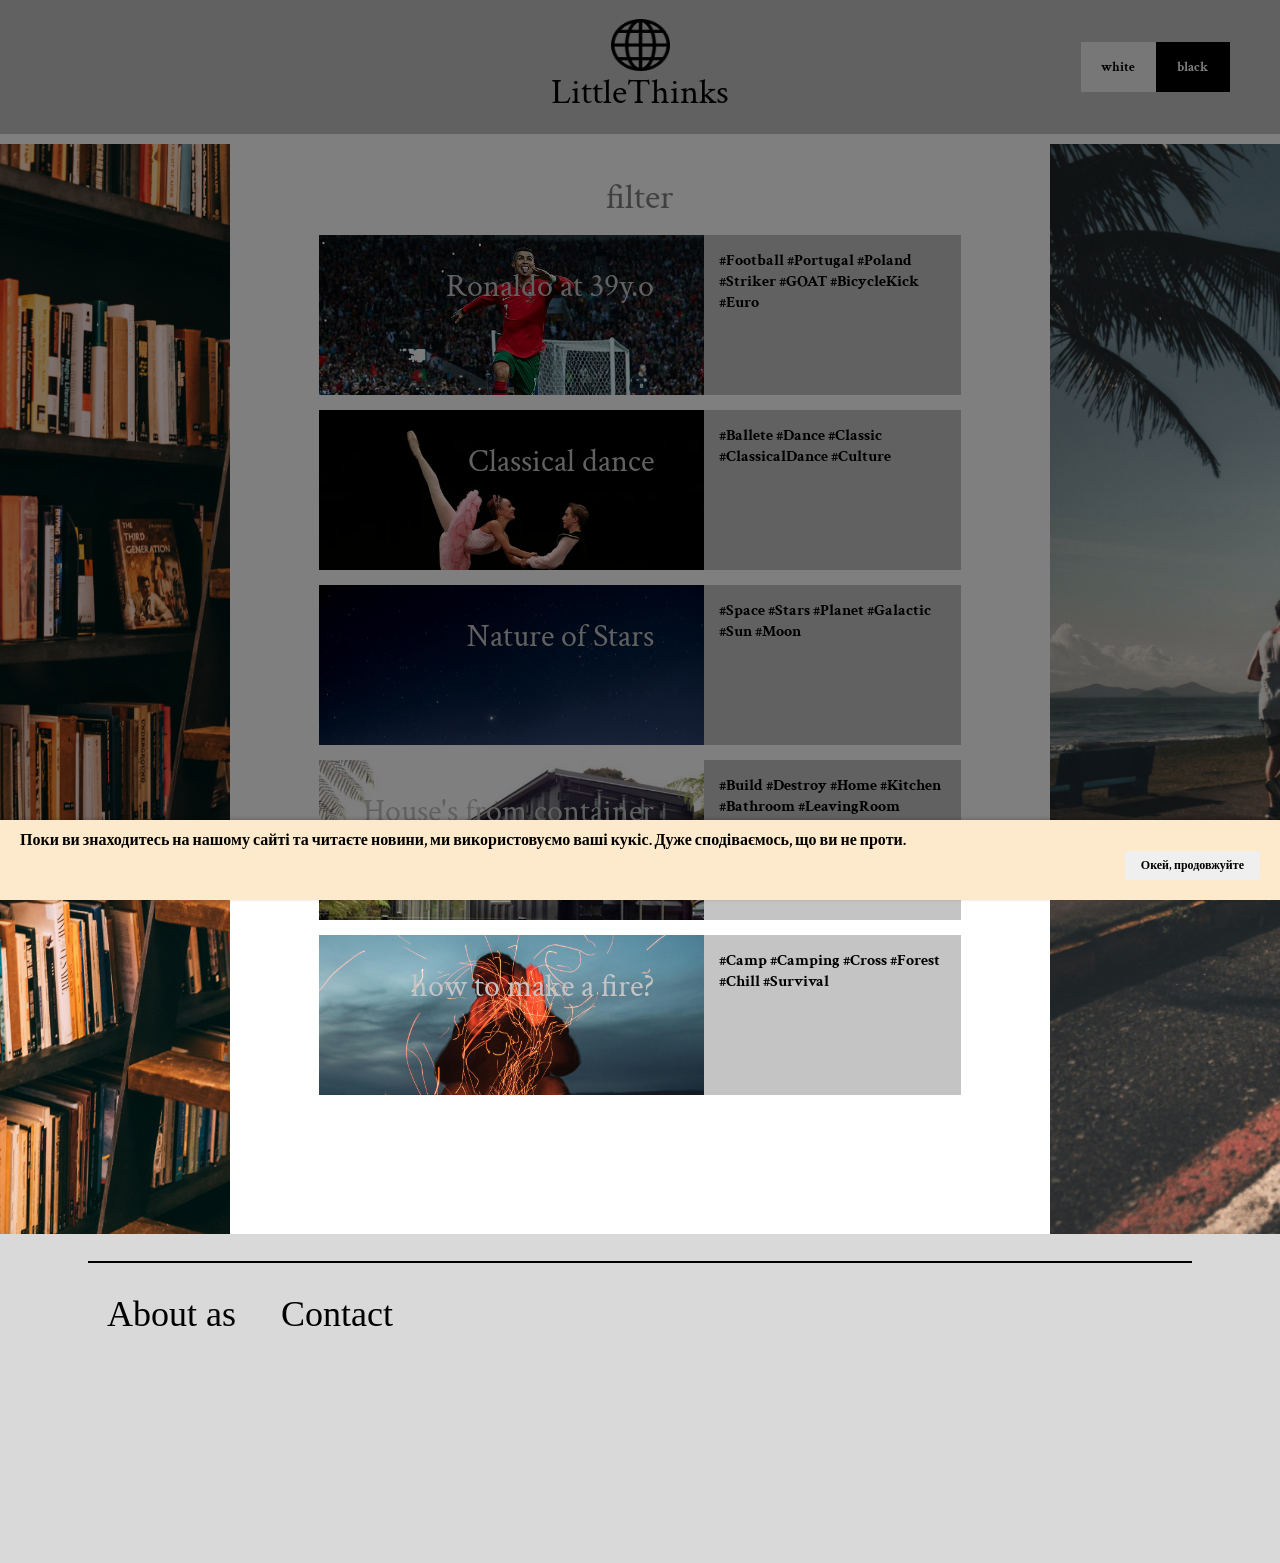
<file: index.html>
<!DOCTYPE html>
<html lang="en">
  <head>
    <meta charset="UTF-8" />
    <meta name="viewport" content="width=device-width, initial-scale=1.0" />
    <link rel="stylesheet" href="css/reset.css" />
    <link rel="stylesheet" href="css/main.css" />
    <link rel="preconnect" href="https://fonts.googleapis.com" />
    <link rel="preconnect" href="https://fonts.gstatic.com" crossorigin />
    <link
      href="https://fonts.googleapis.com/css2?family=Crimson+Text:ital,wght@0,400;0,600;0,700;1,400;1,600;1,700&display=swap"
      rel="stylesheet"
    />
    <title>Document</title>
  </head>
  <body>
    <aside class="cookies-agreement">
      <p>Поки ви знаходитесь на нашому сайті та читаєте новини, ми використовуємо ваші кукіс. Дуже сподіваємось, що ви не проти.</p>
      <button class="button cookies-button" type="button">Окей, продовжуйте</button>
    </aside>
    <div id="container">
      <img src="img/upward-arrow.png" alt="" class="arrow-up" onclick="window.scrollTo({ top: 0, behavior: 'smooth' })">
      <header id="header">
        <div id="title-wrap">
          <img src="img/world.png" alt="icon" id="icon" />
          <h1 id="title" class="theme-changer">LittleThinks</h1>
        </div>
        <div class="theme-wrap">
          <button type="button" class="button-theme white-Btn">white</button>
          <button type="button" class="button-theme black-Btn">black</button>
        </div>
      </header>
      <main id="main">
        <div id="left-side-img"></div>
        <section id="state-list">
          <nav>
            <button type="button" id="filterButton"><span id="main-title">filter</span></button>
            <ul class="list">
              <li class="item"><a href="#" class="link first-link">News</a></li>
              <li class="item"><a href="#" class="link second-link">Facts</a></li>
              <li class="item"><a href="#" class="link last-link">Info</a></li>
            </ul>
          </nav>
          <div class="state-block test-filter news-state">
            <div class="state-img first-img-of-state">
              <a href="football.html" class="title-of-state">Ronaldo at 39y.o</a>
            </div>
            <b class="bold-text">#Football #Portugal #Poland #Striker #GOAT #BicycleKick #Euro</b>
          </div>
          <div class="state-block test-filter info-state">
            <div class="state-img ballete-img-of-state">
              <a href="ballete.html" class="title-of-state">Classical dance</a>
            </div>
            <b class="bold-text">#Ballete #Dance #Classic #ClassicalDance #Culture</b>
          </div>
          <div class="state-block facts-state">
            <div class="state-img second-img-of-state">
              <a href="space.html" class="title-of-state">Nature of Stars</a>
            </div>
            <b class="bold-text">#Space #Stars #Planet #Galactic #Sun #Moon</b>
          </div>
          <div class="state-block test-filter info-state">
            <div class="state-img three-img-of-state">
              <a href="build.html" class="title-of-state">House's from container</a>
            </div>
            <b class="bold-text">#Build #Destroy #Home #Kitchen #Bathroom #LeavingRoom</b>
          </div>
          <div class="state-block info-state">
            <div class="state-img last-img-of-state">
              <a href="camping.html" class="title-of-state">how to make a fire?</a>
            </div>
            <b class="bold-text">#Camp #Camping #Cross #Forest #Chill #Survival</b>
          </div>
          
        </section>
        <div id="right-side-img"></div>
      </main>
      <footer id="footer">
        <label for="" class="line"></label>
        <ul class="list-ul">
          <li class="list-li">
            <a href="https://jonh2341.github.io/Project-portfolio/" class="list-text">About as</a>
          </li>
          <li class="list-li">
            <a href="https://github.com/Jonh2341" class="list-text">Contact</a>
          </li>
        </ul>
      </footer>
    </div>
    <script src="cookies.js"></script>
    <script src="filter.js"></script>
    <script src="index.js"></script>
  </body>
</html>
</file>
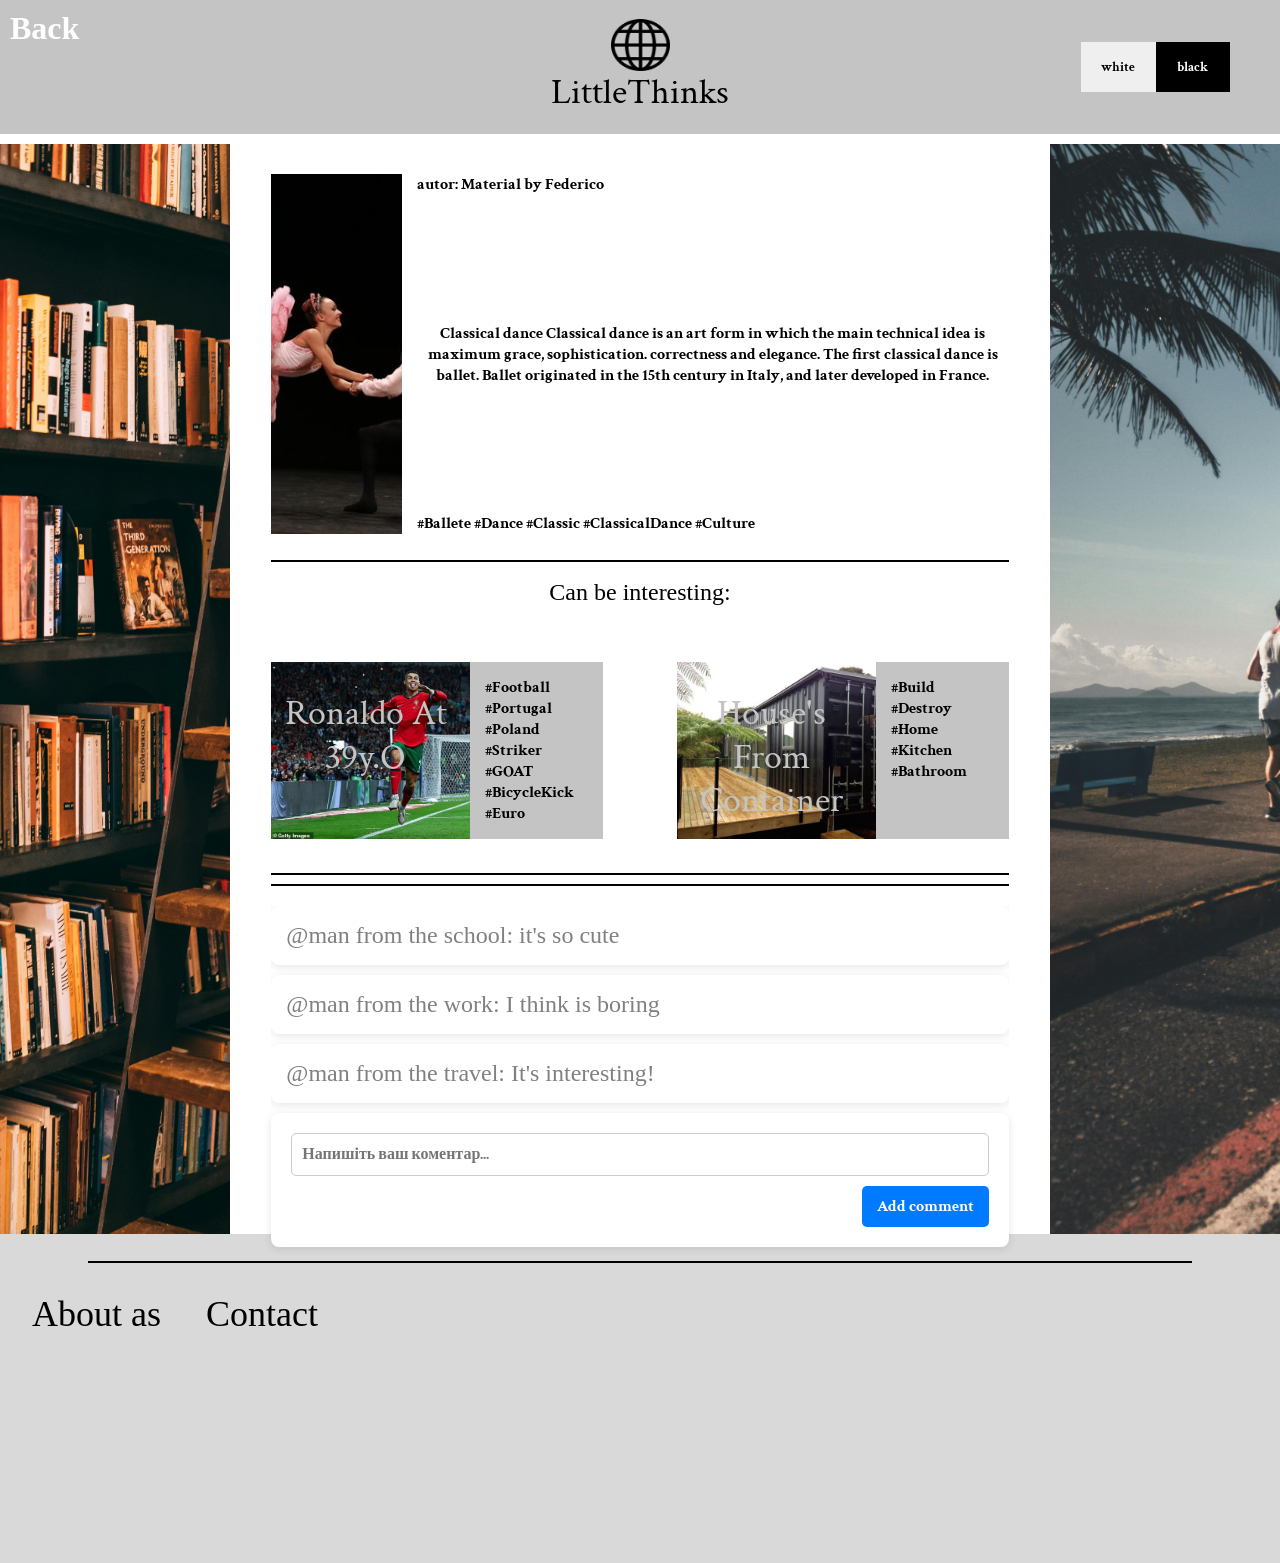
<file: ballete.html>
<!DOCTYPE html>
<html lang="en">
  <head>
    <meta charset="UTF-8" />
    <meta name="viewport" content="width=device-width, initial-scale=1.0" />
    <link rel="stylesheet" href="css/reset.css" />
    <link rel="stylesheet" href="css/state.css" />
    <link rel="preconnect" href="https://fonts.googleapis.com" />
    <link rel="preconnect" href="https://fonts.gstatic.com" crossorigin />
    <link
      href="https://fonts.googleapis.com/css2?family=Crimson+Text:ital,wght@0,400;0,600;0,700;1,400;1,600;1,700&display=swap"
      rel="stylesheet"
    />
    <title>Document</title>
  </head>
  <body>
    <div id="container">
      <img
        src="img/upward-arrow.png"
        alt=""
        class="arrow-up"
        onclick="window.scrollTo({ top: 0, behavior: 'smooth' })"
      />
      <header id="header" class="ballete-header">
        <a href="index.html" class="back-bnt">Back</a>
        <div id="title-wrap">
          <img src="img/world.png" alt="icon" id="icon" />
          <h1 id="title">LittleThinks</h1>
        </div>
        <div class="theme-wrap">
          <button type="button" class="button-theme white-Btn">white</button>
          <button type="button" class="button-theme black-Btn">black</button>
        </div>
      </header>
      <main id="main">
        <div id="left-side-img" class="ballete-left"></div>
        <div class="wrapper-all">
          <section class="face-side-state">
            <div class="wrap-image-of-state ballete-img"></div>
            <div class="right-side-face-state">
              <b class="autor-state">autor: Material by Federico</b>
              <div class="wrap-of-face-text">
                <span class="title-of-wrap-face">Classical dance</span>
                <span class="paraphraf-of-wrap-face">
                  Classical dance is an art form in which the main technical
                  idea is maximum grace, sophistication. correctness and
                  elegance. The first classical dance is ballet. Ballet
                  originated in the 15th century in Italy, and later developed
                  in France.
                </span>
              </div>
              <div class="h-block">
                <b class="h-element">#Ballete</b>
                <b class="h-element">#Dance</b>
                <b class="h-element">#Classic</b>
                <b class="h-element">#ClassicalDance</b>
                <b class="h-element">#Culture</b>
              </div>
            </div>
          </section>
          <section class="section-interesting">
            <span class="title-interest">Can be interesting:</span>
            <div class="interest-wrap">
              <div class="state-block">
                <div class="state-img first-img-of-state">
                  <a href="football.html" class="title-of-state"
                    >Ronaldo at 39y.o</a
                  >
                </div>
                <b class="bold-text"
                  >#Football #Portugal #Poland #Striker #GOAT #BicycleKick
                  #Euro</b
                >
              </div>
              <div class="state-block">
                <div class="state-img three-img-of-state">
                  <a href="build.html" class="title-of-state"
                    >House's from container</a
                  >
                </div>
                <b class="bold-text"
                  >#Build #Destroy #Home #Kitchen #Bathroom</b
                >
              </div>
            </div>
          </section>
          <section class="section-comunication">
            <ul class="comment-list">
              <li class="user-comment">
                <a href="" class="a-list"
                  >@man from the school: it's so cute</a
                >
              </li>
              <li class="user-comment">
                <a href="" class="a-list"
                  >@man from the work: I think is boring</a
                >
              </li>
              <li class="user-comment">
                <a href="" class="a-list">@man from the travel: It's interesting!</a>
              </li>
            </ul>
            <form class="comment-form">
              <label for="comment-id">
                <input
                  type="text"
                  class="comment-field"
                  placeholder="Напишіть ваш коментар..."
                  name="commentField"
                  required
                  id="comment-id"
                />
              </label>
              <button type="submit" class="submit-button">Add comment</button>
            </form>
          </section>
        </div>
        <div id="right-side-img" class="ballete-right"></div>
      </main>
      <footer id="footer">
        <label for="" class="line"></label>
        <ul class="list-ul">
          <li class="list-li">
            <a
              href="https://jonh2341.github.io/Project-portfolio/"
              class="list-text"
              >About as</a
            >
          </li>
          <li class="list-li">
            <a href="https://github.com/Jonh2341" class="list-text">Contact</a>
          </li>
        </ul>
      </footer>
    </div>
    <script src="index.js"></script>
  </body>
</html>
</file>
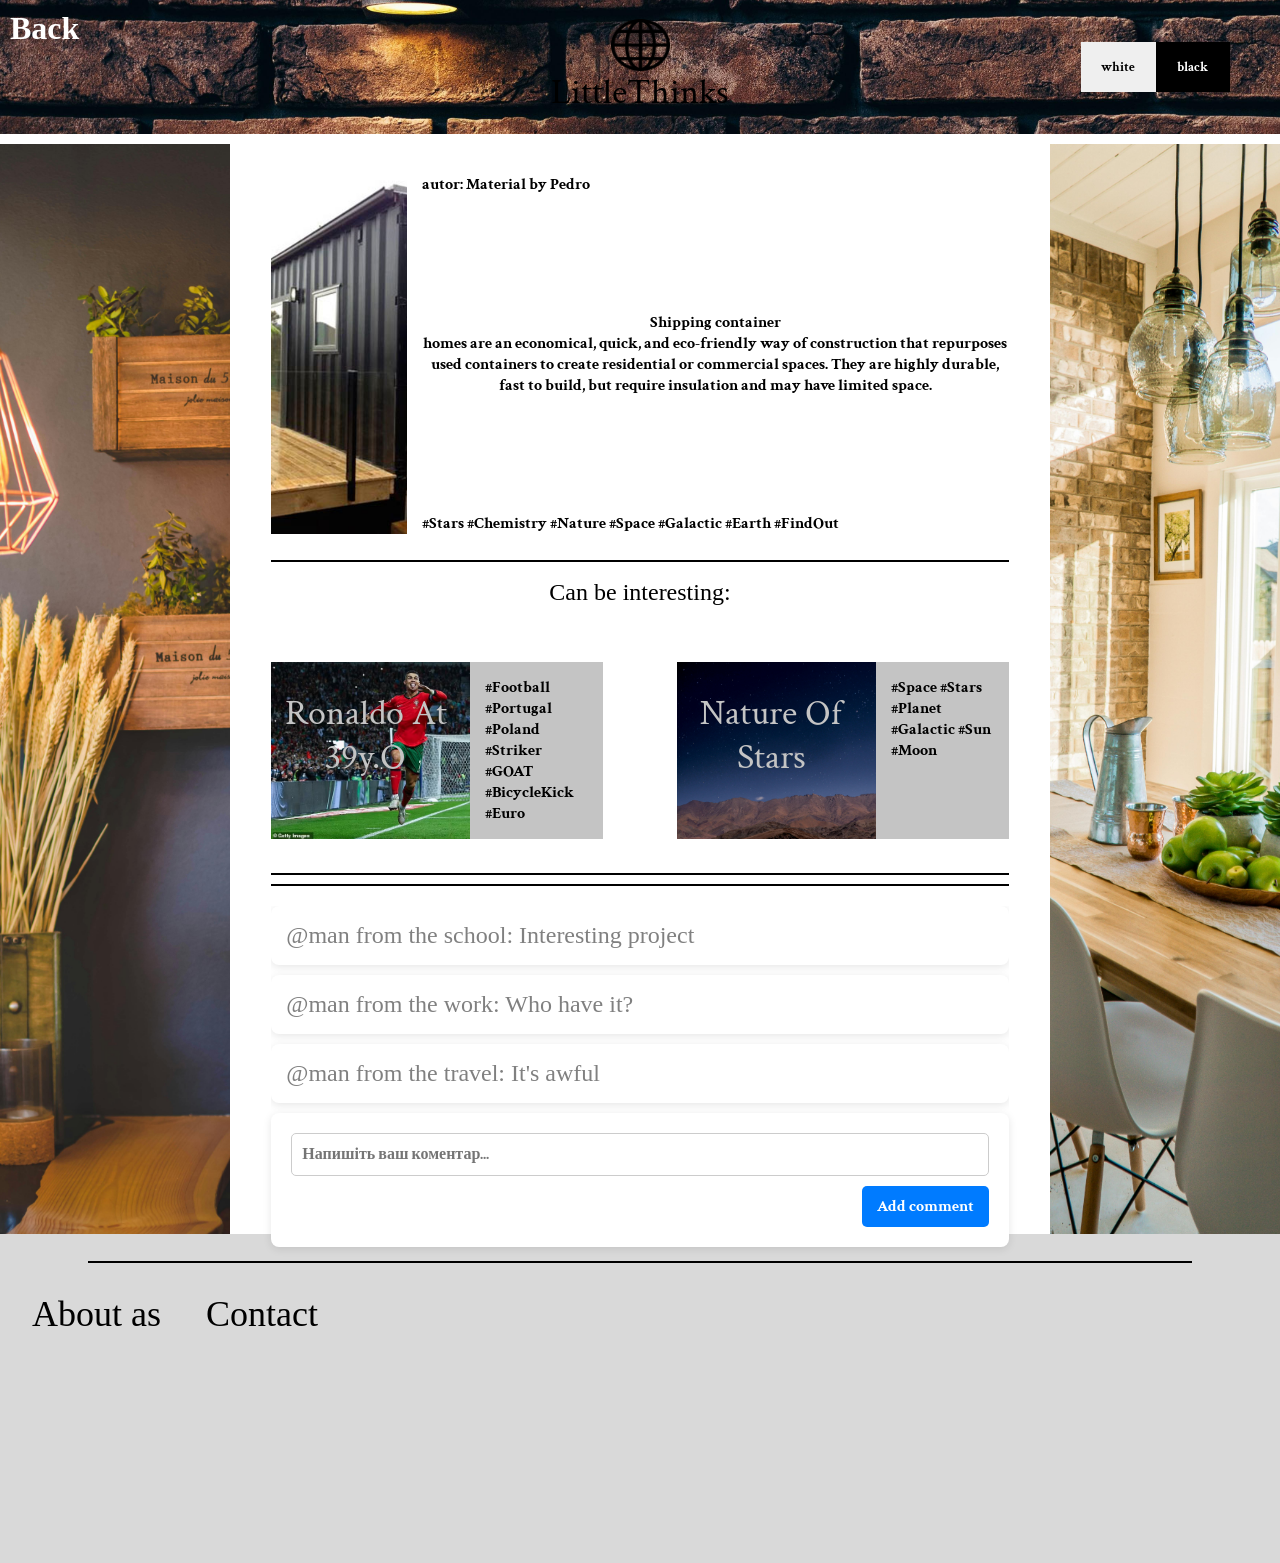
<file: build.html>
<!DOCTYPE html>
<html lang="en">
  <head>
    <meta charset="UTF-8" />
    <meta name="viewport" content="width=device-width, initial-scale=1.0" />
    <link rel="stylesheet" href="css/reset.css" />
    <link rel="stylesheet" href="css/state.css" />
    <link rel="preconnect" href="https://fonts.googleapis.com" />
    <link rel="preconnect" href="https://fonts.gstatic.com" crossorigin />
    <link
      href="https://fonts.googleapis.com/css2?family=Crimson+Text:ital,wght@0,400;0,600;0,700;1,400;1,600;1,700&display=swap"
      rel="stylesheet"
    />
    <title>Document</title>
  </head>
  <body>
    <div id="container">
      <img src="img/upward-arrow.png" alt="" class="arrow-up" onclick="window.scrollTo({ top: 0, behavior: 'smooth' })">
      <header id="header" class="build-header">
        <a href="index.html" class="back-bnt">Back</a>
        <div id="title-wrap">
          <img src="img/world.png" alt="icon" id="icon" />
          <h1 id="title">LittleThinks</h1>
        </div>
        <div class="theme-wrap">
          <button type="button" class="button-theme white-Btn">white</button>
          <button type="button" class="button-theme black-Btn">black</button>
        </div>
      </header>
      <main id="main">
        <div id="left-side-img" class="build-l"></div>
        <div class="wrapper-all">
            <section class="face-side-state">
              <div class="wrap-image-of-state build-img"></div>
              <div class="right-side-face-state">
                <b class="autor-state">autor: Material by Pedro</b>
                <div class="wrap-of-face-text">
                  <span class="title-of-wrap-face"
                    >Shipping container<br></span
                  >
                  <span class="paraphraf-of-wrap-face">
                    homes are an economical, quick, and eco-friendly way of construction that repurposes used containers to create residential or commercial spaces. They are highly durable, fast to build, but require insulation and may have limited space.
                  </span>
                </div>
                <div class="h-block">
                  <b class="h-element">#Stars</b>
                  <b class="h-element">#Chemistry</b>
                  <b class="h-element">#Nature</b>
                  <b class="h-element">#Space</b>
                  <b class="h-element">#Galactic</b>
                  <b class="h-element">#Earth</b>
                  <b class="h-element">#FindOut</b>
                </div>
              </div>
            </section>
            <section class="section-interesting">
              <span class="title-interest">Can be interesting:</span>
              <div class="interest-wrap">
                <div class="state-block">
                    <div class="state-img first-img-of-state">
                      <a href="football.html" class="title-of-state">Ronaldo at 39y.o</a>
                    </div>
                    <b class="bold-text">#Football #Portugal #Poland #Striker #GOAT #BicycleKick #Euro</b>
                  </div>
                  <div class="state-block">
                    <div class="state-img second-img-of-state">
                      <a href="space.html" class="title-of-state">Nature of Stars</a>
                    </div>
                    <b class="bold-text">#Space #Stars #Planet #Galactic #Sun #Moon</b>
                  </div>
              </div>
            </section>
            <section class="section-comunication">
              <ul class="comment-list">
                <li class="user-comment">
                  <a href="" class="a-list"
                    >@man from the school: Interesting project</a
                  >
                </li>
                <li class="user-comment">
                  <a href="" class="a-list"
                    >@man from the work: Who have it?</a
                  >
                </li>
                <li class="user-comment">
                  <a href="" class="a-list">@man from the travel: It's awful</a>
                </li>
              </ul>
              <form class="comment-form">
                <label for="comment-id">
                  <input
                  type="text"
                  class="comment-field"
                  placeholder="Напишіть ваш коментар..."
                  name="commentField"
                  required
                  id="comment-id"
                />
                </label>
                <button type="submit" class="submit-button">Add comment</button>
              </form>
            </section>
          </div>
        <div id="right-side-img" class="build-r"></div>
      </main>
      <footer id="footer">
        <label for="" class="line"></label>
        <ul class="list-ul">
          <li class="list-li">
            <a href="https://jonh2341.github.io/Project-portfolio/" class="list-text">About as</a>
          </li>
          <li class="list-li">
            <a href="https://github.com/Jonh2341" class="list-text">Contact</a>
          </li>
        </ul>
      </footer>
    </div>
    <script src="index.js"></script>
  </body>
</html>
</file>
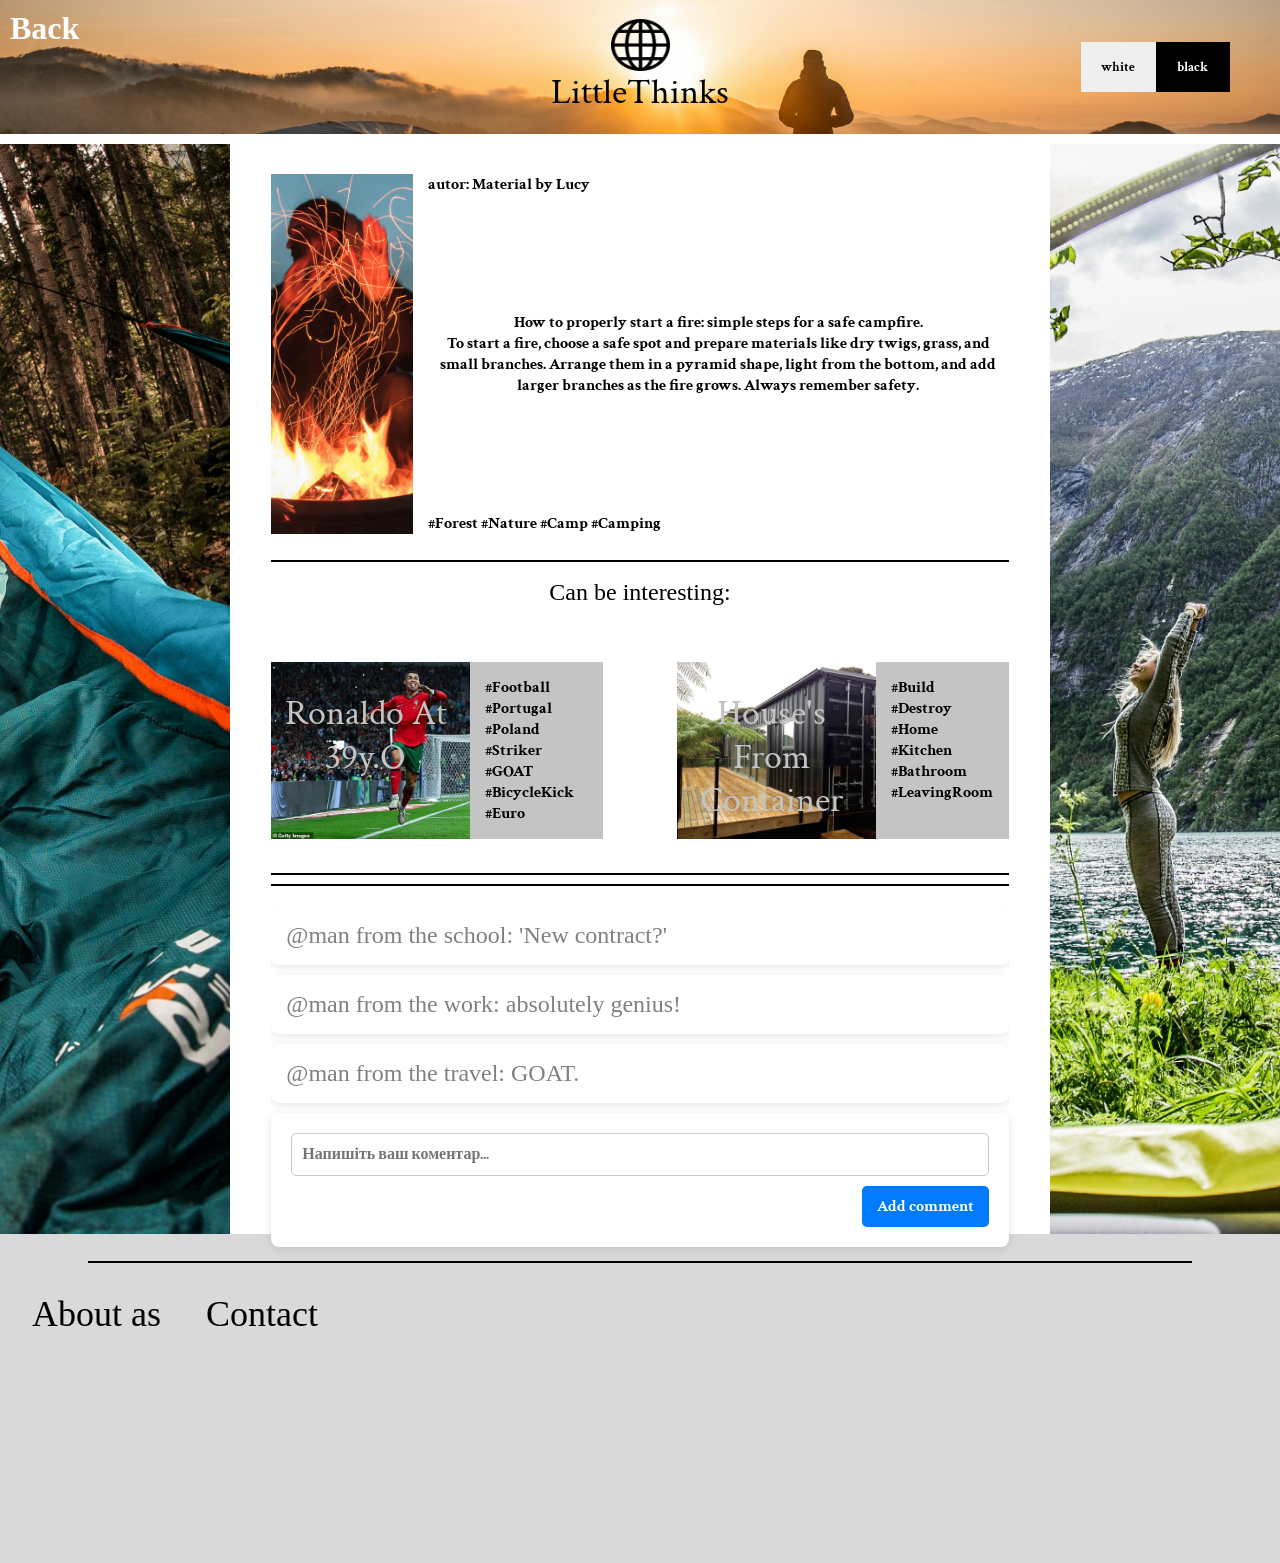
<file: camping.html>
<!DOCTYPE html>
<html lang="en">
  <head>
    <meta charset="UTF-8" />
    <meta name="viewport" content="width=device-width, initial-scale=1.0" />
    <link rel="stylesheet" href="css/reset.css" />
    <link rel="stylesheet" href="css/state.css" />
    <link rel="preconnect" href="https://fonts.googleapis.com" />
    <link rel="preconnect" href="https://fonts.gstatic.com" crossorigin />
    <link
      href="https://fonts.googleapis.com/css2?family=Crimson+Text:ital,wght@0,400;0,600;0,700;1,400;1,600;1,700&display=swap"
      rel="stylesheet"
    />
    <title>Document</title>
  </head>
  <body>
    <div id="container">
      <img src="img/upward-arrow.png" alt="" class="arrow-up" onclick="window.scrollTo({ top: 0, behavior: 'smooth' })">
      <header id="header" class="camp-header">
        <a href="index.html" class="back-bnt">Back</a>
        <div id="title-wrap">
          <img src="img/world.png" alt="icon" id="icon" />
          <h1 id="title">LittleThinks</h1>
        </div>
        <div class="theme-wrap">
          <button type="button" class="button-theme white-Btn">white</button>
          <button type="button" class="button-theme black-Btn">black</button>
        </div>
      </header>
      <main id="main">
        <div id="left-side-img" class="camping-l"></div>
        <div class="wrapper-all">
            <section class="face-side-state">
              <div class="wrap-image-of-state camp"></div>
              <div class="right-side-face-state">
                <b class="autor-state">autor: Material by Lucy</b>
                <div class="wrap-of-face-text">
                  <span class="title-of-wrap-face"
                    >How to properly start a fire: simple steps for a safe campfire.<br></span
                  >
                  <span class="paraphraf-of-wrap-face">
                    To start a fire, choose a safe spot and prepare materials like dry twigs, grass, and small branches. Arrange them in a pyramid shape, light from the bottom, and add larger branches as the fire grows. Always remember safety.
                  </span>
                </div>
                <div class="h-block">
                  <b class="h-element">#Forest</b>
                  <b class="h-element">#Nature</b>
                  <b class="h-element">#Camp</b>
                  <b class="h-element">#Camping</b>
                </div>
              </div>
            </section>
            <section class="section-interesting">
              <span class="title-interest">Can be interesting:</span>
              <div class="interest-wrap">
                <div class="state-block">
                    <div class="state-img first-img-of-state">
                      <a href="football.html" class="title-of-state">Ronaldo at 39y.o</a>
                    </div>
                    <b class="bold-text">#Football #Portugal #Poland #Striker #GOAT #BicycleKick #Euro</b>
                  </div>
                  <div class="state-block">
                    <div class="state-img three-img-of-state">
                      <a href="build.html" class="title-of-state">House's from container</a>
                    </div>
                    <b class="bold-text">#Build #Destroy #Home #Kitchen #Bathroom #LeavingRoom</b>
                  </div>
            </section>
            <section class="section-comunication">
              <ul class="comment-list">
                <li class="user-comment">
                  <a href="" class="a-list"
                    >@man from the school: 'New contract?'</a
                  >
                </li>
                <li class="user-comment">
                  <a href="" class="a-list"
                    >@man from the work: absolutely genius!</a
                  >
                </li>
                <li class="user-comment">
                  <a href="" class="a-list">@man from the travel: GOAT.</a>
                </li>
              </ul>
              <form class="comment-form">
                <label for="comment-id">
                  <input
                  type="text"
                  class="comment-field"
                  placeholder="Напишіть ваш коментар..."
                  name="commentField"
                  required
                  id="comment-id"
                />
                </label>
                <button type="submit" class="submit-button">Add comment</button>
              </form>
            </section>
          </div>
        <div id="right-side-img" class="camping-r"></div>
      </main>
      <footer id="footer">
        <label for="" class="line"></label>
        <ul class="list-ul">
          <li class="list-li">
            <a href="https://jonh2341.github.io/Project-portfolio/" class="list-text">About as</a>
          </li>
          <li class="list-li">
            <a href="https://github.com/Jonh2341" class="list-text">Contact</a>
          </li>
        </ul>
      </footer>
    </div>
    <script src="index.js"></script>
  </body>
</html>
</file>
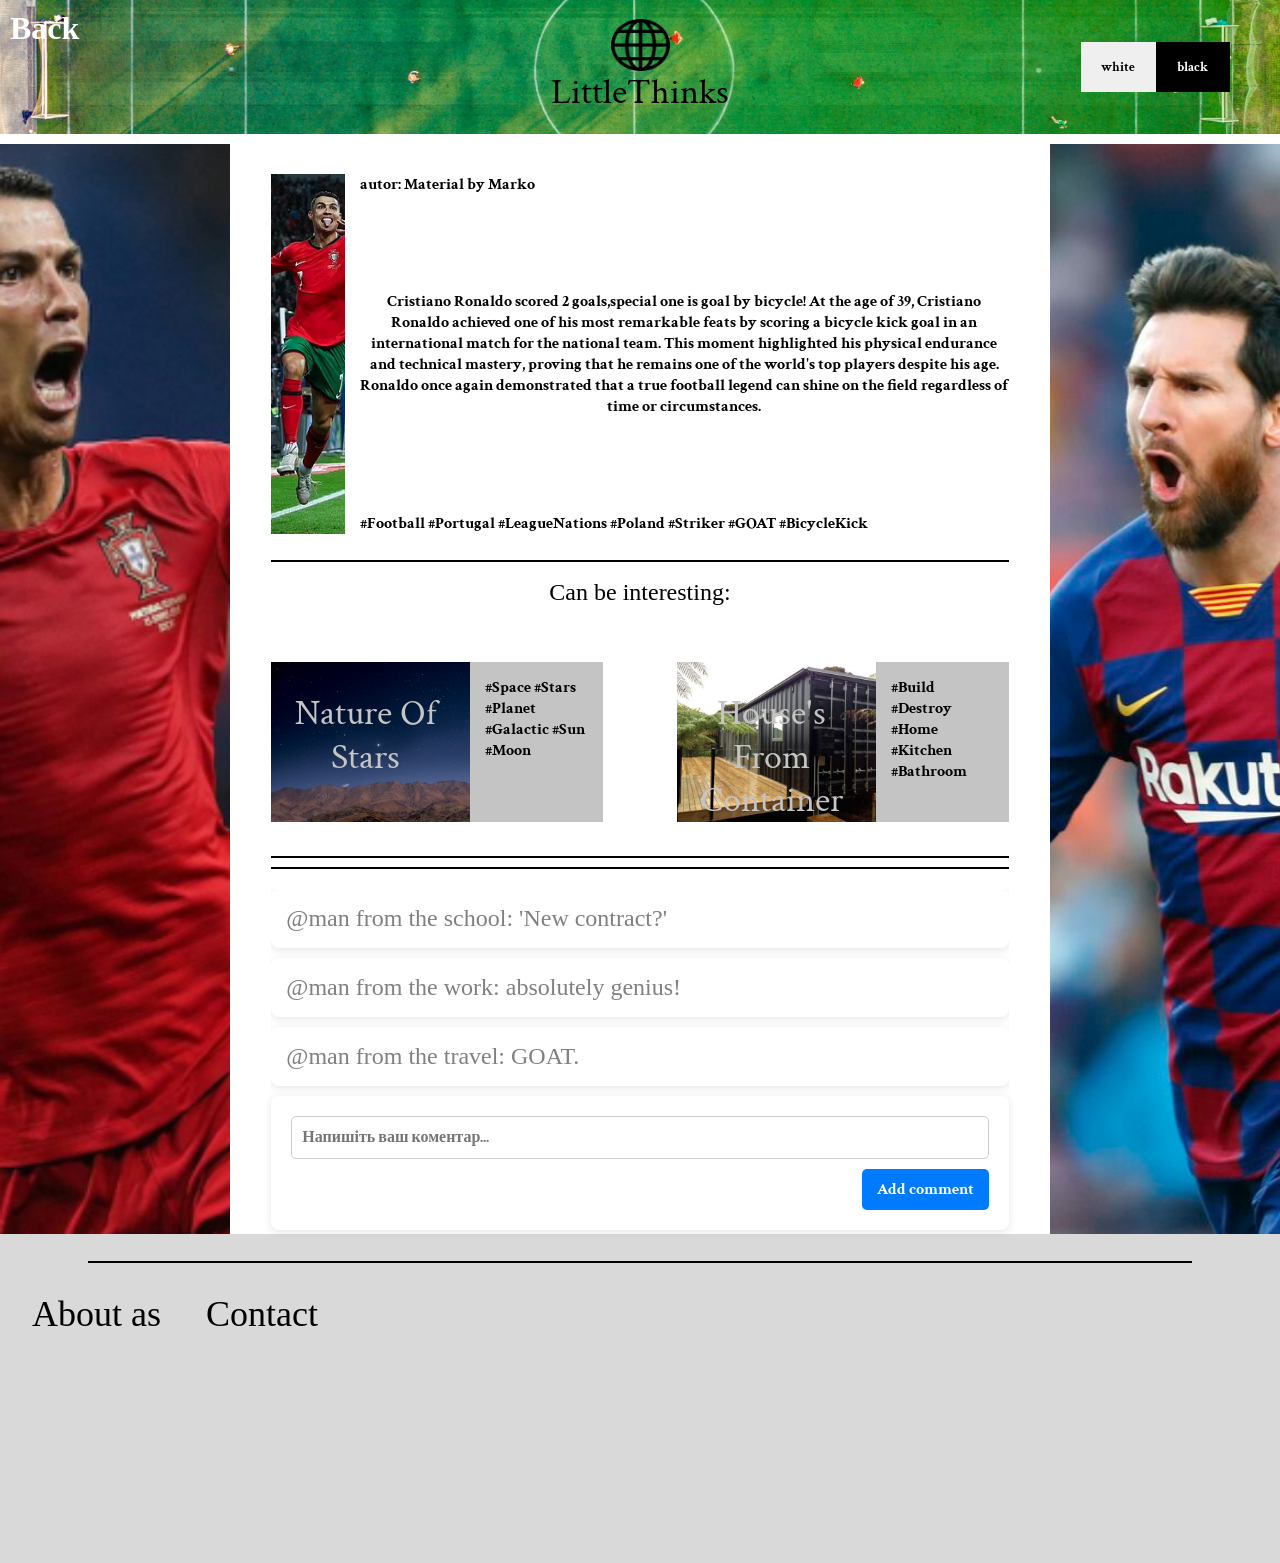
<file: football.html>
<!DOCTYPE html>
<html lang="en">
  <head>
    <meta charset="UTF-8" />
    <meta name="viewport" content="width=device-width, initial-scale=1.0" />
    <link rel="stylesheet" href="css/reset.css" />
    <link rel="stylesheet" href="css/state.css" />
    <link rel="preconnect" href="https://fonts.googleapis.com" />
    <link rel="preconnect" href="https://fonts.gstatic.com" crossorigin />
    <link
      href="https://fonts.googleapis.com/css2?family=Crimson+Text:ital,wght@0,400;0,600;0,700;1,400;1,600;1,700&display=swap"
      rel="stylesheet"
    />
    <title>Document</title>
  </head>
  <body>
    <div id="container">
      <img
        src="img/upward-arrow.png"
        alt=""
        class="arrow-up"
        onclick="window.scrollTo({ top: 0, behavior: 'smooth' })"
      />
      <header id="header">
        <a href="index.html" class="back-bnt">Back</a>
        <div id="title-wrap">
          <img src="img/world.png" alt="icon" id="icon" />
          <h1 id="title">LittleThinks</h1>
        </div>
        <div class="theme-wrap">
          <button type="button" class="button-theme white-Btn">white</button>
          <button type="button" class="button-theme black-Btn">black</button>
        </div>
      </header>
      <main id="main">
        <div id="left-side-img"></div>
        <div class="wrapper-all">
          <section class="face-side-state">
            <div class="wrap-image-of-state"></div>
            <div class="right-side-face-state">
              <b class="autor-state">autor: Material by Marko</b>
              <div class="wrap-of-face-text">
                <span class="title-of-wrap-face"
                  >Cristiano Ronaldo scored 2 goals,special one is goal by
                  bicycle!</span
                >
                <span class="paraphraf-of-wrap-face">
                  At the age of 39, Cristiano Ronaldo achieved one of his most remarkable feats by scoring a bicycle kick goal in an international match for the national team. This moment highlighted his physical endurance and technical mastery, proving that he remains one of the world's top players despite his age. Ronaldo once again demonstrated that a true football legend can shine on the field regardless of time or circumstances.
                </span>
              </div>
              <div class="h-block">
                <b class="h-element">#Football</b>
                <b class="h-element">#Portugal</b>
                <b class="h-element">#LeagueNations</b>
                <b class="h-element">#Poland</b>
                <b class="h-element">#Striker</b>
                <b class="h-element">#GOAT</b>
                <b class="h-element">#BicycleKick</b>
              </div>
            </div>
          </section>
          <section class="section-interesting">
            <span class="title-interest">Can be interesting:</span>
            <div class="interest-wrap">
              <div class="state-block">
                <div class="state-img second-img-of-state">
                  <a href="space.html" class="title-of-state"
                    >Nature of stars</a
                  >
                </div>
                <b class="bold-text"
                  >#Space #Stars #Planet #Galactic #Sun #Moon</b
                >
              </div>
              <div class="state-block">
                <div class="state-img three-img-of-state">
                  <a href="build.html" class="title-of-state"
                    >House's from container</a
                  >
                </div>
                <b class="bold-text"
                  >#Build #Destroy #Home #Kitchen #Bathroom</b
                >
              </div>
            </div>
          </section>
          <section class="section-comunication">
            <ul class="comment-list">
              <li class="user-comment">
                <a href="" class="a-list"
                  >@man from the school: 'New contract?'</a
                >
              </li>
              <li class="user-comment">
                <a href="" class="a-list"
                  >@man from the work: absolutely genius!</a
                >
              </li>
              <li class="user-comment">
                <a href="" class="a-list">@man from the travel: GOAT.</a>
              </li>
            </ul>
            <form class="comment-form">
              <label for="comment-id">
                <input
                type="text"
                class="comment-field"
                placeholder="Напишіть ваш коментар..."
                name="commentField"
                required
                id="comment-id"
              />
              </label>
              <button type="submit" class="submit-button">Add comment</button>
            </form>
          </section>
        </div>
        <div id="right-side-img"></div>
      </main>
      <footer id="footer">
        <label for="" class="line"></label>
        <ul class="list-ul">
          <li class="list-li">
            <a
              href="https://jonh2341.github.io/Project-portfolio/"
              class="list-text"
              >About as</a
            >
          </li>
          <li class="list-li">
            <a href="https://github.com/Jonh2341" class="list-text">Contact</a>
          </li>
        </ul>
      </footer>
    </div>
    <script src="index.js"></script>
  </body>
</html>
</file>
<file: css/main.css>
body {
  margin: 0;
  font-family: Arial, sans-serif;
 }
 header {
  background-color: #daecff;
  padding: 30px 20px;
  display: flex;
  justify-content: space-between;
 }
 nav {
  display: flex;
  flex-direction: column;
  color: #fff;
  position: relative;
  width: 50%;
 }
 
 
 nav img {
  width: 40px;
  height: 40px;
 }
 
 
 .list {
  display: none;
  list-style: none;
  margin: 0;
  padding: 0;
  transform: scale(0.8);
  transition: opacity 0.5s ease, transform 0.5s ease;
 }
 .active {
  position: absolute;
  top: 30%;
  left: 0%;
  transform: translate(-50%, -50%) scale(1);
  display: flex;
  flex-direction: column;
  align-items: center;
 }
 .item:not(:last-child) {
  margin-bottom: 20px;
 }
 
 
 .link {
  position: absolute;
  align-items: center;
  text-decoration: none;
  font-size: 16px;
  transition: color 0.3s ease;
  font-size: 24px;
  transition: color 0.3s ease, transform 0.3s ease;
 }

 .second-link {
    top: 40px;
 }
 
 .last-link {
  top: 80px;
 }
 
 .link:hover {
  color: #1e90ff;
  transform: scale(1.1);
 }
 
 
 #main-title {
  padding: 10px 10px;
  border-radius: 8px;
  text-decoration: none;
  color: grey;
 }

 #filterButton {
  background-color: transparent;
  border: none;
  cursor: pointer;
  transition: transform 0.5s ease;
 }
 

@media screen and (min-width: 662px) {
  .cookies-agreement {
    background-color: #fdeacd;
    box-shadow: 0 -1px 4px rgba(0, 0, 0, 0.2);
  }
  .cookies-agreement {
    z-index: 9999;
    display: flex;
    flex-direction: column;
    position: fixed;
    bottom: 0;
    width: 100%;
    padding: 10px 20px 20px;
  }
  .cookies-agreement .button {
    margin-left: auto;
  }
  .cookies-agreement-closed {
    display: none;
  }
  .button {
    font-size: 12px;
    border: none;
    padding: 7px 16px;
    border-radius: 2px;
  }
  .cookies-agreement-closed {
    display: none;
  }
  .overlay {
    position: fixed;
    top: 0;
    left: 0;
    width: 100%;
    height: 100%;
    background-color: rgba(0, 0, 0, 0.5);
    z-index: 98;
  }

  #container {
    width: 100%;
  }

  #header {
    width: 100%;
    height: 134px;
    display: flex;
    justify-content: center;
    align-items: center;
    background-color: #c4c4c4;
    margin-bottom: 10px;
  }

  #title-wrap {
    display: flex;
    flex-direction: column;
    align-items: center;
  }

  #icon {
    width: 59px;
    height: 52px;
  }

  #title {
    font-size: 36px;
    font-weight: 400;
    line-height: 43.57px;
    text-align: center;
    text-underline-position: from-font;
    text-decoration-skip-ink: none;
  }

  .theme-wrap {
    position: absolute;
    height: 50px;
    width: 149px;
    right: 50px;
    display: flex;
  }

  .button-theme {
    width: 50%;
    height: 100%;
    border: 0px;
    cursor: pointer;
  }

  .button-theme:last-child {
    background-color: black;
    color: white;
  }

  #main {
    width: 100%;
    height: 1090px;
    display: flex;
  }

  #left-side-img {
    width: 18%;
    background-image: url("../img/main-img-left-side.jpg");
    background-repeat: no-repeat;
    background-position: center;
    background-size: cover;
  }

  #state-list {
    display: flex;
    flex-direction: column;
    align-items: center;
    width: 64%;
    height: inherit;
    overflow-y: scroll;
    padding: 32px;
  }

  #main-title {
    font-size: 36px;
    font-weight: 400;
    line-height: 43.57px;
    text-align: center;
    text-underline-position: from-font;
    text-decoration-skip-ink: none;
    cursor: pointer;
    transition: all 0.5s ease-in-out;
  }

  #main-title:hover {
    transition: all 0.5s ease-in-out;
    transform: scale(1.1);
    color: orange;
  }

  .state-block {
    display: flex;
    width: 85%;
    min-height: 160px;
    margin-top: 15px;
    background-color: #c4c4c4;
  }

  .title-of-state {
    position: absolute;
    right: 50px;
    top: 30px;
    font-size: 32px;
    font-weight: 400;
    line-height: 43.57px;
    text-align: center;
    text-underline-position: from-font;
    text-decoration-skip-ink: none;
    color: #c4c4c4;
    cursor: pointer;
  }

  .bold-text {
    margin: 15px;
    flex-wrap: wrap;
  }

  .state-img {
    position: relative;
    min-width: 60%;
    background-repeat: no-repeat;
    background-size: cover;
    background-position: end;
  }

  .first-img-of-state {
    background-image: url("../img/football-state-face.avif");
  }
  .ballete-img-of-state{
    background-image: url('../img/ballet.jpg');
  }
  .second-img-of-state {
    background-image: url("../img/space-header-img.jpg");
  }
  .three-img-of-state {
    background-image: url("../img/build-state-face.jpg");
  }
  .last-img-of-state {
    background-image: url("../img/camping-img.jpg");
  }

  #right-side-img {
    width: 18%;
    background-image: url("../img/main-img-right-side.jpg");
    background-size: cover;
    background-repeat: no-repeat;
    background-position: center;
  }

  #footer {
    background-color: #d9d9d9;
    height: 329px;
    width: 100%;
    display: flex;
    padding: 27px;
    flex-direction: column;
  }

  .line {
    align-self: center;
    border: 1px solid black;
    width: 90%;
  }

  .list-ul {
    display: flex;
    margin-top: 30px;
    margin-left: 80px;
  }

  .list-li {
    list-style-type: disc;
    margin-right: 45px;
    display: flex;
    flex-direction: column;
  }

  .list-text {
    color: black;
    font-family: Inter;
    font-size: 36px;
    font-weight: 400;
    line-height: 43.57px;
    text-align: center;
    text-underline-position: from-font;
    text-decoration-skip-ink: none;
  }
}

@media screen and (max-width: 662px) {
  #container {
    width: 100%;
  }

  #header {
    width: 100%;
    height: 134px;
    display: flex;
    justify-content: center;
    align-items: center;
    background-color: #c4c4c4;
    margin-bottom: 10px;
  }

  .cookies-agreement {
    background-color: #fdeacd;
    box-shadow: 0 -1px 4px rgba(0, 0, 0, 0.2);
  }
  .cookies-agreement {
    z-index: 9999;
    display: flex;
    flex-direction: column;
    position: fixed;
    bottom: 0;
    width: 100%;
    padding: 10px 20px 20px;
  }
  .cookies-agreement .button {
    margin-left: auto;
  }
  .cookies-agreement-closed {
    display: none;
  }
  .button {
    font-size: 12px;
    border: none;
    padding: 7px 16px;
    border-radius: 2px;
  }
  .cookies-agreement-closed {
    display: none;
  }
  .overlay {
    position: fixed;
    top: 0;
    left: 0;
    width: 100%;
    height: 100%;
    background-color: rgba(0, 0, 0, 0.5);
    z-index: 98;
  }

  #title-wrap {
    display: flex;
    flex-direction: column;
    align-items: center;
  }

  #icon {
    width: 59px;
    height: 52px;
  }

  #title {
    font-size: 36px;
    font-weight: 400;
    line-height: 43.57px;
    text-align: center;
    text-underline-position: from-font;
    text-decoration-skip-ink: none;
  }

  .theme-wrap {
    position: absolute;
    height: 40px;
    width: 89px;
    right: 10px;
    top: 5px;
    display: flex;
  }

  .button-theme {
    width: 50%;
    height: 100%;
    border: 0px;
    cursor: pointer;
  }

  .button-theme:last-child {
    background-color: black;
    color: white;
  }

  #main {
    width: 100%;
    height: 1090px;
    display: flex;
  }

  #left-side-img {
    width: 10%;
    background-image: url("../img/main-img-left-side.jpg");
    background-size: cover;
    background-repeat: no-repeat;
  }

  #main-title {
    font-size: 36px;
    font-weight: 400;
    line-height: 43.57px;
    text-align: center;
    text-underline-position: from-font;
    text-decoration-skip-ink: none;
    cursor: pointer;
  }

  #main-title:hover {
    transition: all 0.5s ease-in-out;
    transform: scale(1.1);
    color: orange;
  }

  #state-list {
    display: flex;
    flex-direction: column;
    align-items: center;
    width: 80%;
    height: inherit;
    overflow-y: scroll;
    padding: 32px 0px 0px 0px;
  }

  .state-block {
    display: flex;
    width: 95%;
    min-height: 130px;
    margin-top: 15px;
    background-color: #c4c4c4;
  }

  .title-of-state {
    position: absolute;
    right: 10px;
    top: 50px;
    font-size: 26px;
    font-weight: 400;
    line-height: 43.57px;
    text-align: center;
    text-underline-position: from-font;
    text-decoration-skip-ink: none;
    color: #c4c4c4;
    cursor: pointer;
  }

  .bold-text {
    margin: 10px;
    flex-wrap: wrap;
    font-size: 13px;
  }

  .state-img {
    position: relative;
    min-width: 60%;
    background-repeat: no-repeat;
    background-size: cover;
    background-position: center;
  }

  .first-img-of-state {
    background-image: url("../img/football-state-face.avif");
  }
  .ballete-img-of-state{
    background-image: url('../img/ballet.jpg');
  }
  .second-img-of-state {
    background-image: url("../img/space-header-img.jpg");
  }
  .three-img-of-state {
    background-image: url("../img/build-state-face.jpg");
  }
  .last-img-of-state {
    background-image: url("../img/camping-img.jpg");
  }

  #right-side-img {
    width: 10%;
    background-image: url("../img/main-img-right-side.jpg");
    background-size: cover;
    background-repeat: no-repeat;
  }

  #footer {
    background-color: #d9d9d9;
    height: 329px;
    width: 100%;
    display: flex;
    padding: 27px;
    flex-direction: column;
  }

  .line {
    align-self: center;
    border: 1px solid black;
    width: 90%;
  }

  .list-ul {
    display: flex;
    margin-top: 30px;
    margin-left: 5px;
  }

  .list-li {
    list-style-type: disc;
    margin-right: 45px;
    display: flex;
    flex-direction: column;
  }

  .list-text {
    color: black;
    font-family: Inter;
    font-size: 36px;
    font-weight: 400;
    line-height: 43.57px;
    text-align: center;
    text-underline-position: from-font;
    text-decoration-skip-ink: none;
  }
}
</file>
<file: css/state.css>
@media screen and (min-width: 1024px) {
  #container {
    width: 100%;
  }

  #header {
    width: 100%;
    height: 134px;
    display: flex;
    justify-content: center;
    align-items: center;
    background-color: #c4c4c4;
    margin-bottom: 10px;
    background-image: url("../img/football-header-img.jpg");
    background-size: cover;
    background-position: center;
  }

  .comment-form {
    display: flex;
    flex-direction: column;
    gap: 10px;
    background: #fff;
    padding: 20px;
    border-radius: 8px;
    box-shadow: 0 2px 8px rgba(0, 0, 0, 0.1);
  }
  .comment-field {
    width: 100%;
    padding: 10px;
    font-size: 16px;
    border: 1px solid #ccc;
    border-radius: 5px;
  }
  .comment-field:focus {
    outline: none;
    border-color: #007bff;
  }
  .submit-button {
    padding: 10px 15px;
    font-size: 16px;
    color: white;
    background-color: #007bff;
    border: none;
    border-radius: 5px;
    cursor: pointer;
    align-self: flex-end;
  }
  .submit-button:hover {
    background-color: #0056b3;
  }
  .comment-list {
    margin-top: 20px;
    height: 207px;
    overflow-y: scroll;
  }
  .user-comment {
    background: #fff;
    margin-bottom: 10px;
    padding: 15px;
    border-radius: 8px;
    box-shadow: 0 2px 8px rgba(0, 0, 0, 0.1);
    font-size: 16px;
    color: #333;
  }

  .ballete-img{
    background-image: url('../img/ballet.jpg')!important;
  }
  .ballete-left{
    background-image: url('../img/main-img-left-side.jpg')!important;
  }
  .ballete-right{
    background-image: url('../img/main-img-right-side.jpg')!important;
  }
  .ballete-header{
    background-image: none!important;
  }
  .stars {
    background-image: url("../img/space-header-img.jpg") !important;
  }
  .stars-l {
    background-image: url("../img/space-img-left-side.jpg") !important;
  }
  .stars-r {
    background-image: url("../img/space-img-right-side.jpg") !important;
  }
  .build-header {
    background-image: url("../img/build-header-img.jpg") !important;
  }
  .build-l {
    background-image: url("../img/build-img-left-side.jpg") !important;
  }
  .build-r {
    background-image: url("../img/build-img-right-side.jpg") !important;
  }
  .build-img {
    background-image: url("../img/build-state-face.jpg") !important;
  }
  .camp {
    background-image: url("../img/camping-img.jpg") !important;
  }
  .camp-header {
    background-image: url("../img/camping.jpg") !important;
  }
  .camping-l {
    background-image: url("../img/camping-l.jpg") !important;
  }
  .camping-r {
    background-image: url("../img/camping-r.jpg") !important;
  }

  #title-wrap {
    display: flex;
    flex-direction: column;
    align-items: center;
  }

  #icon {
    width: 59px;
    height: 52px;
  }

  #title {
    font-size: 36px;
    font-weight: 400;
    line-height: 43.57px;
    text-align: center;
    text-underline-position: from-font;
    text-decoration-skip-ink: none;
  }

  .theme-wrap {
    position: absolute;
    height: 50px;
    width: 149px;
    right: 50px;
    display: flex;
  }

  .button-theme {
    width: 50%;
    height: 100%;
    border: 0px;
    cursor: pointer;
  }

  .button-theme:last-child {
    background-color: black;
    color: white;
  }

  #main {
    width: 100%;
    height: 1090px;
    display: flex;
  }

  #left-side-img {
    width: 18%;
    background-image: url("../img/football-img-left-side.jpg");
    background-size: cover;
    background-repeat: no-repeat;
    background-position: center;
  }

  #main-title {
    font-size: 36px;
    font-weight: 400;
    line-height: 43.57px;
    text-align: center;
    text-underline-position: from-font;
    text-decoration-skip-ink: none;
    cursor: pointer;
  }

  .title-of-state {
    position: absolute;
    right: 10px;
    top: 30px;
    font-size: 36px;
    font-weight: 400;
    line-height: 43.57px;
    text-align: center;
    text-underline-position: from-font;
    text-decoration-skip-ink: none;
    color: #c4c4c4;
    cursor: pointer;
    text-transform: capitalize;
  }

  .bold-text {
    margin: 15px;
    flex-wrap: wrap;
  }

  .state-img {
    position: relative;
    min-width: 60%;
    background-repeat: no-repeat;
    background-size: cover;
  }

  .first-img-of-state {
    background-image: url("../img/football-state-face.avif");
  }
  .second-img-of-state {
    background-image: url("../img/space-header-img.jpg");
  }
  .three-img-of-state {
    background-image: url("../img/build-state-face.jpg");
  }
  .last-img-of-state {
    background-image: url("../img/camping.jpg");
  }

  #right-side-img {
    width: 18%;
    background-image: url("../img/football-img-right-side.jpg");
    background-size: cover;
    background-repeat: no-repeat;
    background-position: center;
  }

  #footer {
    background-color: #d9d9d9;
    height: 329px;
    width: 100%;
    display: flex;
    padding: 27px;
    flex-direction: column;
  }

  .list-text {
    color: black;
    font-family: Inter;
    font-size: 36px;
    font-weight: 400;
    line-height: 43.57px;
    text-align: center;
    text-underline-position: from-font;
    text-decoration-skip-ink: none;
  }

  .face-side-state {
    display: flex;
    width: 90%;
    margin-bottom: 26px;
  }

  .wrap-image-of-state {
    height: 360px;
    width: 50%;
    background-size: cover;
    background-position: center;
    background-image: url("../img/football-state-face.avif");
    margin-right: 15px;
  }

  .stars-img {
    background-image: url("../img/stars-main-img.jpg") !important;
  }

  .right-side-face-state {
    display: flex;
    flex-direction: column;
    justify-content: space-between;
  }

  .wrap-of-face-text {
    text-align: center;
  }

  .wrapper-all {
    padding-top: 30px;
    width: 64%;
    display: flex;
    align-items: center;
    flex-direction: column;
  }

  .section-interesting {
    display: flex;
    flex-direction: column;
    align-items: center;
    border-top: 2px solid;
    width: 90%;
    padding-top: 16px;
    border-bottom: 2px solid;
    margin-bottom: 9px;
  }

  .title-interest {
    font-family: Inter;
    font-size: 24px;
    font-weight: 400;
    line-height: 29.05px;
    text-align: center;
    text-underline-position: from-font;
    text-decoration-skip-ink: none;
    margin-bottom: 40px;
  }

  .interest-wrap {
    width: 100%;
    display: flex;
    justify-content: space-between;
    margin-bottom: 34px;
  }

  .state-block {
    display: flex;
    width: 45%;
    min-height: 160px;
    margin-top: 15px;
    background-color: #c4c4c4;
  }

  .section-comunication {
    width: 90%;
    display: flex;
    flex-direction: column;
    border-top: 2px solid;
  }

  .a-list {
    font-family: Inter;
    font-size: 24px;
    font-weight: 400;
    line-height: 29.05px;
    text-align: center;
    text-underline-position: from-font;
    text-decoration-skip-ink: none;
    color: grey;
    margin-bottom: 16px;
  }

  #add-comment-btn {
    width: 150px;
    height: 50px;
    align-self: end;
  }

  #footer {
    background-color: #d9d9d9;
    height: 329px;
    width: 100%;
    display: flex;
    padding: 27px;
    flex-direction: column;
  }

  .line {
    align-self: center;
    border: 1px solid black;
    width: 90%;
  }

  .list-ul {
    display: flex;
    margin-top: 30px;
    margin-left: 5px;
  }

  .list-li {
    list-style-type: disc;
    margin-right: 45px;
    display: flex;
    flex-direction: column;
  }

  .list-text {
    color: black;
    font-family: Inter;
    font-size: 36px;
    font-weight: 400;
    line-height: 43.57px;
    text-align: center;
    text-underline-position: from-font;
    text-decoration-skip-ink: none;
  }
}

@media screen and (max-width: 1024px) {
  #container {
    width: 100%;
  }

  #container {
    width: 100%;
  }

  #header {
    width: 100%;
    height: 134px;
    display: flex;
    justify-content: center;
    align-items: center;
    background-image: url("../img/football-header-img.jpg");
    background-position: center;
    background-size: cover;
    background-color: #c4c4c4;
    margin-bottom: 10px;
  }

  #title-wrap {
    display: flex;
    flex-direction: column;
    align-items: center;
  }

  

  #icon {
    width: 59px;
    height: 52px;
  }

  #title {
    font-size: 36px;
    font-weight: 400;
    line-height: 43.57px;
    text-align: center;
    text-underline-position: from-font;
    text-decoration-skip-ink: none;
  }

  .theme-wrap {
    position: absolute;
    height: 40px;
    width: 89px;
    right: 10px;
    top: 5px;
    display: flex;
  }

  .button-theme {
    width: 50%;
    height: 100%;
    border: 0px;
    cursor: pointer;
  }

  .button-theme:last-child {
    background-color: black;
    color: white;
  }
  #main {
    width: 100%;
    display: flex;
  }

  .comment-form {
    display: flex;
    flex-direction: column;
    gap: 10px;
    background: #fff;
    padding: 20px;
    border-radius: 8px;
    box-shadow: 0 2px 8px rgba(0, 0, 0, 0.1);
    margin-bottom: 20px;
  }
  .comment-field {
    width: 100%;
    padding: 10px;
    font-size: 16px;
    border: 1px solid #ccc;
    border-radius: 5px;
  }
  .comment-field:focus {
    outline: none;
    border-color: #007bff;
  }
  .submit-button {
    padding: 10px 15px;
    font-size: 16px;
    color: white;
    background-color: #007bff;
    border: none;
    border-radius: 5px;
    cursor: pointer;
    align-self: flex-end;
  }
  .submit-button:hover {
    background-color: #0056b3;
  }
  .comment-list {
    margin-top: 20px;
    height: 207px;
    overflow-y: scroll;
  }
  .user-comment {
    background: #fff;
    margin-bottom: 10px;
    padding: 15px;
    border-radius: 8px;
    box-shadow: 0 2px 8px rgba(0, 0, 0, 0.1);
    font-size: 16px;
    color: #333;
  }

  #left-side-img {
    width: 18%;
    background-image: url("../img/football-img-left-side.jpg");
    background-size: cover;
    background-repeat: no-repeat;
    background-position: center;
  }

  #main-title {
    font-size: 36px;
    font-weight: 400;
    line-height: 43.57px;
    text-align: center;
    text-underline-position: from-font;
    text-decoration-skip-ink: none;
    cursor: pointer;
  }

  .ballete-img{
    background-image: url('../img/ballet.jpg')!important;
  }
  .ballete-left{
    background-image: url('../img/main-img-left-side.jpg')!important;
  }
  .ballete-right{
    background-image: url('../img/main-img-right-side.jpg')!important;
  }
  .ballete-header{
    background-image: none!important;
  }
  .stars {
    background-image: url("../img/space-header-img.jpg") !important;
  }
  .stars-l {
    background-image: url("../img/space-img-left-side.jpg") !important;
  }
  .stars-r {
    background-image: url("../img/space-img-right-side.jpg") !important;
  }
  .build-header {
    background-image: url("../img/build-header-img.jpg") !important;
  }
  .build-l {
    background-image: url("../img/build-img-left-side.jpg") !important;
  }
  .build-r {
    background-image: url("../img/build-img-right-side.jpg") !important;
  }
  .build-img {
    background-image: url("../img/build-state-face.jpg") !important;
  }
  .camp {
    background-image: url("../img/camping-img.jpg") !important;
  }
  .camp-header {
    background-image: url("../img/camping.jpg") !important;
  }
  .camping-l {
    background-image: url("../img/camping-l.jpg") !important;
  }
  .camping-r {
    background-image: url("../img/camping-r.jpg") !important;
  }

  #right-side-img {
    width: 18%;
    background-image: url("../img/football-img-right-side.jpg");
    background-size: cover;
    background-repeat: no-repeat;
    background-position: center;
  }

  .first-img-of-state {
    background-image: url("../img/football-state-face.avif");
  }
  .second-img-of-state {
    background-image: url("../img/space-header-img.jpg");
  }
  .three-img-of-state {
    background-image: url("../img/build-state-face.jpg");
  }
  .last-img-of-state {
    background-image: url("../img/camping.jpg");
  }

  #footer {
    background-color: #d9d9d9;
    height: 329px;
    width: 100%;
    display: flex;
    padding: 27px;
    flex-direction: column;
  }

  .line {
    align-self: center;
    border: 1px solid black;
    width: 90%;
  }

  .stars-img {
    background-image: url("../img/stars-main-img.jpg") !important;
  }

  .list-ul {
    display: flex;
    margin-top: 30px;
    margin-left: 80px;
  }

  .list-li {
    list-style-type: disc;
    margin-right: 45px;
    display: flex;
    flex-direction: column;
  }

  .list-text {
    color: black;
    font-family: Inter;
    font-size: 36px;
    font-weight: 400;
    line-height: 43.57px;
    text-align: center;
    text-underline-position: from-font;
    text-decoration-skip-ink: none;
  }

  .face-side-state {
    display: flex;
    flex-direction: column;
    align-items: center;
    width: 90%;
    margin-bottom: 66px;
  }

  .wrap-image-of-state {
    height: 360px;
    width: 80%;
    background-size: cover;
    background-position: center;
    background-image: url("../img/football-state-face.avif");
    margin-right: 15px;
    margin-bottom: 20px;
  }

  .right-side-face-state {
    display: flex;
    flex-direction: column;
    align-items: center;
    justify-content: space-between;
  }

  .h-block {
    font-size: 0.7em;
  }

  .wrap-of-face-text {
    text-align: center;
    font-size: 0.9em;
  }

  .wrapper-all {
    padding-top: 30px;
    width: 64%;
    display: flex;
    align-items: center;
    flex-direction: column;
  }

  .autor-state {
    font-size: 0.8em;
  }

  .section-interesting {
    display: flex;
    flex-direction: column;
    align-items: center;
    border-top: 2px solid;
    width: 90%;
    padding-top: 16px;
    border-bottom: 2px solid;
    margin-bottom: 9px;
    margin-top: 40px;
  }

  .title-interest {
    font-family: Inter;
    font-size: 24px;
    font-weight: 400;
    line-height: 29.05px;
    text-align: center;
    text-underline-position: from-font;
    text-decoration-skip-ink: none;
    margin-bottom: 40px;
  }

  .interest-wrap {
    width: 100%;
    display: flex;
    justify-content: space-between;
    margin-bottom: 34px;
  }

  .state-img {
    position: relative;
    min-width: 100%;
    background-repeat: no-repeat;
    background-size: cover;
  }

  .state-block {
    display: flex;
    width: 45%;
    min-height: 160px;
    margin-top: 15px;
  }

  .title-of-state {
    position: absolute;
    right: 10px;
    top: 30px;
    font-size: 21px;
    font-weight: 400;
    line-height: 43.57px;
    text-align: center;
    text-underline-position: from-font;
    text-decoration-skip-ink: none;
    color: #c4c4c4;
    cursor: pointer;
  }

  .bold-text {
    display: none;
  }

  .section-comunication {
    width: 90%;
    display: flex;
    flex-direction: column;
    border-top: 2px solid;
    padding-top: 43px;
  }

  .ul-list {
    height: inherit;
    overflow-y: scroll;
    margin-bottom: 31px;
  }

  .a-list {
    font-family: Inter;
    font-size: 16px;
    font-weight: 400;
    line-height: 29.05px;
    text-align: center;
    text-underline-position: from-font;
    text-decoration-skip-ink: none;
    color: grey;
    margin-bottom: 16px;
  }

  #add-comment-btn {
    width: 150px;
    height: 50px;
    align-self: end;
    margin-bottom: 20px;
  }

  #footer {
    background-color: #d9d9d9;
    height: 329px;
    width: 100%;
    display: flex;
    padding: 27px;
    flex-direction: column;
  }

  .line {
    align-self: center;
    border: 1px solid black;
    width: 90%;
  }

  .list-ul {
    display: flex;
    margin-top: 30px;
    margin-left: 5px;
  }

  .list-li {
    list-style-type: disc;
    margin-right: 45px;
    display: flex;
    flex-direction: column;
  }

  .list-text {
    color: black;
    font-family: Inter;
    font-size: 36px;
    font-weight: 400;
    line-height: 43.57px;
    text-align: center;
    text-underline-position: from-font;
    text-decoration-skip-ink: none;
  }
}
</file>
